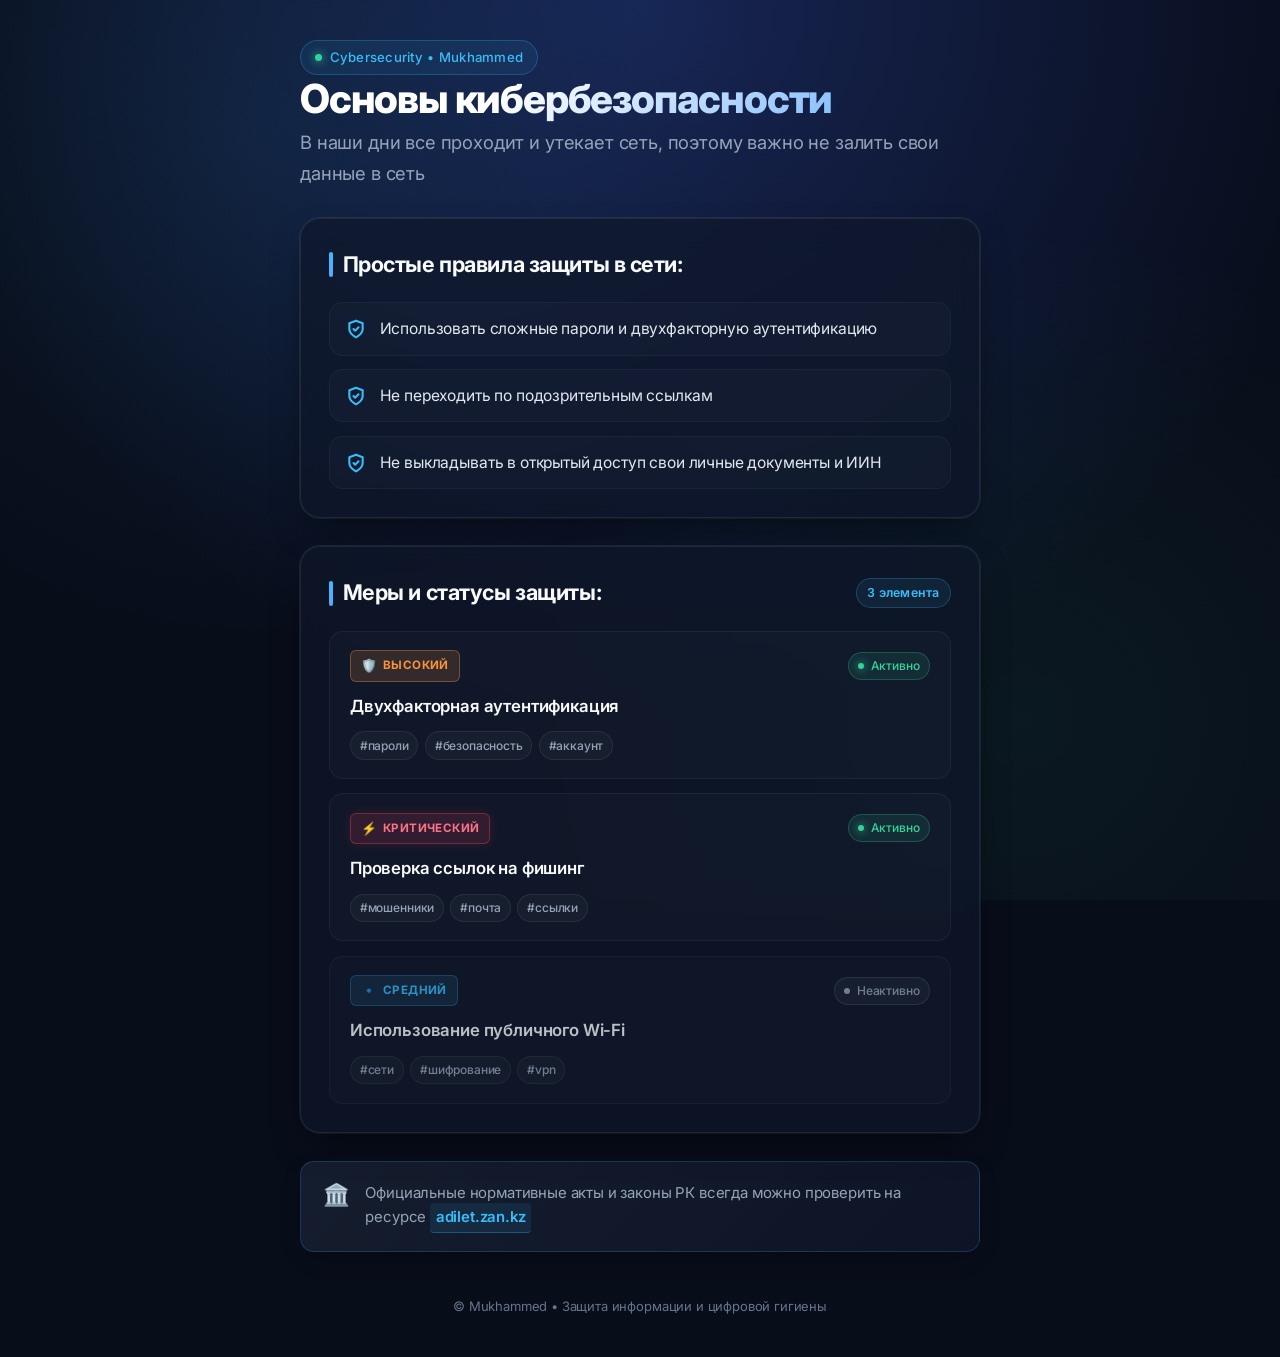
<file: index.html>
<!DOCTYPE html>
<html lang="ru">

<head>
   <meta charset="UTF-8">
   <meta name="viewport" content="width=device-width, initial-scale=1.0">
   <meta name="description" content="Основы кибербезопасности и простые правила защиты в сети от компании Mukhammed.">
   <title>Cybersecurity company Mukhammed</title>

   <!-- Google Fonts: Inter -->
   <link rel="preconnect" href="https://fonts.googleapis.com">
   <link rel="preconnect" href="https://fonts.gstatic.com" crossorigin>
   <link href="https://fonts.googleapis.com/css2?family=Inter:wght@400;500;600;700;800&display=swap" rel="stylesheet">

   <!-- External Stylesheet -->
   <link rel="stylesheet" href="style.css">

   <!-- Dynamic Card Loader -->
   <script src="app.js" defer></script>
</head>

<body>
   <main class="container">
      <header>
         <div class="header-badge">
            <span class="badge-dot"></span>
            <span>Cybersecurity • Mukhammed</span>
         </div>
         <h1>Основы кибербезопасности</h1>
         <p class="intro-text">В наши дни все проходит и утекает сеть, поэтому важно не залить свои данные в сеть</p>
      </header>

      <section class="content-card">
         <h2>Простые правила защиты в сети:</h2>
         <ul class="rules-list">
            <li>Использовать сложные пароли и двухфакторную аутентификацию</li>
            <li>Не переходить по подозрительным ссылкам</li>
            <li>Не выкладывать в открытый доступ свои личные документы и ИИН</li>
         </ul>
      </section>

      <!-- Dynamic Cards Section from data.json -->
      <section class="content-card dynamic-section">
         <div class="section-top-bar">
            <h2>Меры и статусы защиты:</h2>
            <span class="count-badge" id="cards-count">Загрузка...</span>
         </div>
         <div id="cards-container" class="cards-grid">
            <div class="loading-state">
               <span class="loading-spinner"></span>
               <span>Загрузка данных...</span>
            </div>
         </div>
      </section>

      <aside class="info-banner">
         <span class="banner-icon" aria-hidden="true">🏛️</span>
         <p>Официальные нормативные акты и законы РК всегда можно проверить на ресурсе
            <a href="https://adilet.zan.kz" target="_blank" rel="noopener noreferrer">adilet.zan.kz</a>
         </p>
      </aside>

      <footer class="site-footer">
         <p>© Mukhammed • Защита информации и цифровой гигиены</p>
      </footer>
   </main>
</body>

</html>
</file>
<file: style.css>
/* ==========================================================================
   Cybersecurity Guide - Modern Responsive Stylesheet
   ========================================================================== */

@import url('https://fonts.googleapis.com/css2?family=Inter:wght@300;400;500;600;700;800&display=swap');

:root {
  /* Color Palette */
  --bg-dark: #080d1a;
  --bg-gradient: radial-gradient(circle at 50% 0%, #172554 0%, #080d1a 65%);
  --surface-card: rgba(15, 23, 42, 0.7);
  --surface-card-hover: rgba(30, 41, 59, 0.8);
  --border-subtle: rgba(255, 255, 255, 0.08);
  --border-highlight: rgba(56, 189, 248, 0.35);

  --text-main: #f8fafc;
  --text-muted: #94a3b8;
  --text-dim: #64748b;

  --accent-cyan: #38bdf8;
  --accent-emerald: #34d399;
  --accent-blue: #60a5fa;

  --glow-cyan: rgba(56, 189, 248, 0.15);
  --shadow-card: 0 16px 36px -12px rgba(0, 0, 0, 0.6), 0 0 0 1px var(--border-subtle);

  /* Layout & Sizing */
  --content-max-width: 680px;
  --font-family: 'Inter', -apple-system, BlinkMacSystemFont, 'Segoe UI', Roboto, sans-serif;
  --radius-sm: 8px;
  --radius-md: 14px;
  --radius-lg: 20px;
  --transition: all 0.25s cubic-bezier(0.16, 1, 0.3, 1);
}

/* Reset & Box Sizing */
*,
*::before,
*::after {
  box-sizing: border-box;
  margin: 0;
  padding: 0;
}

html {
  font-size: 16px;
  scroll-behavior: smooth;
  -webkit-text-size-adjust: 100%;
}

body {
  font-family: var(--font-family);
  background-color: var(--bg-dark);
  background-image:
    radial-gradient(circle at 20% 15%, rgba(56, 189, 248, 0.08) 0%, transparent 40%),
    radial-gradient(circle at 80% 80%, rgba(52, 211, 153, 0.06) 0%, transparent 40%),
    var(--bg-gradient);
  background-attachment: fixed;
  color: var(--text-main);
  line-height: 1.65;
  letter-spacing: -0.01em;
  min-height: 100vh;
  display: flex;
  flex-direction: column;
  justify-content: center;
  align-items: center;
  padding: 2.5rem 1.25rem;
  -webkit-font-smoothing: antialiased;
  -moz-osx-font-smoothing: grayscale;
}

/* Main Container - Width Restricted for Optimal Readability */
.container {
  width: 100%;
  max-width: var(--content-max-width);
  margin: 0 auto;
  display: flex;
  flex-direction: column;
  gap: 1.75rem;
}

/* Header & Badge */
.header-badge {
  display: inline-flex;
  align-items: center;
  gap: 0.5rem;
  align-self: flex-start;
  padding: 0.35rem 0.85rem;
  font-size: 0.825rem;
  font-weight: 500;
  color: var(--accent-cyan);
  background: rgba(56, 189, 248, 0.08);
  border: 1px solid rgba(56, 189, 248, 0.25);
  border-radius: 9999px;
  backdrop-filter: blur(8px);
  -webkit-backdrop-filter: blur(8px);
  letter-spacing: 0.02em;
}

.badge-dot {
  width: 7px;
  height: 7px;
  border-radius: 50%;
  background-color: var(--accent-emerald);
  box-shadow: 0 0 10px var(--accent-emerald);
  animation: pulse-dot 2s infinite ease-in-out;
}

@keyframes pulse-dot {

  0%,
  100% {
    opacity: 1;
    transform: scale(1);
  }

  50% {
    opacity: 0.5;
    transform: scale(0.85);
  }
}

/* Typography */
h1 {
  font-size: clamp(1.85rem, 5vw, 2.5rem);
  font-weight: 800;
  line-height: 1.2;
  letter-spacing: -0.03em;
  background: linear-gradient(135deg, #ffffff 30%, #93c5fd 75%, #38bdf8 100%);
  -webkit-background-clip: text;
  -webkit-text-fill-color: transparent;
  margin-bottom: 0.25rem;
}

.intro-text {
  font-size: clamp(1.025rem, 2.5vw, 1.15rem);
  color: var(--text-muted);
  line-height: 1.7;
}

/* Section Card */
.content-card {
  background: var(--surface-card);
  backdrop-filter: blur(16px);
  -webkit-backdrop-filter: blur(16px);
  border: 1px solid var(--border-subtle);
  border-radius: var(--radius-lg);
  padding: 1.75rem;
  box-shadow: var(--shadow-card);
  transition: var(--transition);
}

.content-card:hover {
  border-color: var(--border-highlight);
  box-shadow: 0 20px 45px -12px rgba(0, 0, 0, 0.7), 0 0 24px var(--glow-cyan);
}

h2 {
  font-size: clamp(1.15rem, 3vw, 1.35rem);
  font-weight: 700;
  letter-spacing: -0.02em;
  color: var(--text-main);
  display: flex;
  align-items: center;
  gap: 0.6rem;
  margin-bottom: 1.25rem;
}

h2::before {
  content: "";
  display: inline-block;
  width: 4px;
  height: 1.15em;
  background: linear-gradient(to bottom, var(--accent-cyan), var(--accent-blue));
  border-radius: 4px;
}

/* Custom Interactive List */
.rules-list {
  list-style: none;
  display: flex;
  flex-direction: column;
  gap: 0.85rem;
}

.rules-list li {
  position: relative;
  display: flex;
  align-items: flex-start;
  gap: 0.85rem;
  padding: 0.85rem 1rem;
  background: rgba(255, 255, 255, 0.02);
  border: 1px solid rgba(255, 255, 255, 0.04);
  border-radius: var(--radius-md);
  font-size: 0.975rem;
  color: #e2e8f0;
  line-height: 1.55;
  transition: var(--transition);
}

.rules-list li:hover {
  background: var(--surface-card-hover);
  border-color: rgba(56, 189, 248, 0.25);
  transform: translateX(4px);
  color: #ffffff;
}

.rules-list li::before {
  content: "";
  flex-shrink: 0;
  width: 20px;
  height: 20px;
  margin-top: 2px;
  background-image: url("data:image/svg+xml,%3Csvg xmlns='http://www.w3.org/2000/svg' viewBox='0 0 24 24' fill='none' stroke='%2338bdf8' stroke-width='2.5' stroke-linecap='round' stroke-linejoin='round'%3E%3Cpath d='M12 22s8-4 8-10V5l-8-3-8 3v7c0 6 8 10 8 10z'/%3E%3Cpath d='m9 12 2 2 4-4'/%3E%3C/svg%3E");
  background-size: contain;
  background-repeat: no-repeat;
  background-position: center;
}

/* Legal & Official Resource Callout */
.info-banner {
  background: linear-gradient(135deg, rgba(30, 41, 59, 0.6) 0%, rgba(15, 23, 42, 0.75) 100%);
  border: 1px solid rgba(56, 189, 248, 0.2);
  border-radius: var(--radius-md);
  padding: 1.25rem 1.35rem;
  display: flex;
  align-items: flex-start;
  gap: 1rem;
  font-size: 0.935rem;
  color: var(--text-muted);
  box-shadow: 0 8px 24px -8px rgba(0, 0, 0, 0.4);
}

.banner-icon {
  flex-shrink: 0;
  font-size: 1.35rem;
  line-height: 1;
  margin-top: 2px;
}

.info-banner p {
  margin: 0;
  line-height: 1.6;
}

/* Links */
a {
  color: var(--accent-cyan);
  text-decoration: none;
  font-weight: 600;
  padding: 0.15rem 0.35rem;
  margin: -0.15rem 0;
  border-radius: 4px;
  background: rgba(56, 189, 248, 0.1);
  border-bottom: 1px solid rgba(56, 189, 248, 0.3);
  transition: var(--transition);
  display: inline-block;
}

a:hover {
  background: rgba(56, 189, 248, 0.2);
  border-bottom-color: var(--accent-cyan);
  color: #ffffff;
  transform: translateY(-1px);
  box-shadow: 0 4px 12px rgba(56, 189, 248, 0.25);
}

a:active {
  transform: translateY(0);
}

/* Footer / Meta signature */
.site-footer {
  margin-top: 1rem;
  text-align: center;
  font-size: 0.8125rem;
  color: var(--text-dim);
}

/* Dynamic Cards Section */
.section-top-bar {
  display: flex;
  align-items: center;
  justify-content: space-between;
  margin-bottom: 1.25rem;
  flex-wrap: wrap;
  gap: 0.5rem;
}

.section-top-bar h2 {
  margin-bottom: 0;
}

.count-badge {
  display: inline-flex;
  align-items: center;
  font-size: 0.775rem;
  font-weight: 600;
  color: var(--accent-cyan);
  background: rgba(56, 189, 248, 0.08);
  border: 1px solid rgba(56, 189, 248, 0.25);
  padding: 0.25rem 0.65rem;
  border-radius: 9999px;
  letter-spacing: 0.02em;
}

.cards-grid {
  display: flex;
  flex-direction: column;
  gap: 0.9rem;
}

/* Data Card Item */
.data-card {
  position: relative;
  display: flex;
  flex-direction: column;
  gap: 0.75rem;
  padding: 1.15rem 1.25rem;
  background: rgba(255, 255, 255, 0.02);
  border: 1px solid rgba(255, 255, 255, 0.05);
  border-radius: var(--radius-md);
  transition: var(--transition);
}

.data-card:hover {
  background: var(--surface-card-hover);
  border-color: rgba(56, 189, 248, 0.3);
  transform: translateY(-2px);
  box-shadow: 0 10px 25px -5px rgba(0, 0, 0, 0.4), 0 0 18px rgba(56, 189, 248, 0.08);
}

.data-card.card-inactive {
  opacity: 0.75;
}

.data-card.card-inactive:hover {
  opacity: 1;
}

/* Card Header & Meta Badges */
.data-card-header {
  display: flex;
  align-items: center;
  justify-content: space-between;
  gap: 0.5rem;
  flex-wrap: wrap;
}

/* Priority Badges */
.priority-badge {
  display: inline-flex;
  align-items: center;
  gap: 0.35rem;
  font-size: 0.725rem;
  font-weight: 700;
  text-transform: uppercase;
  letter-spacing: 0.04em;
  padding: 0.25rem 0.6rem;
  border-radius: 6px;
}

.priority-badge .badge-icon {
  font-size: 0.8rem;
}

.priority-critical {
  background: rgba(244, 63, 94, 0.15);
  color: #fb7185;
  border: 1px solid rgba(244, 63, 94, 0.35);
  box-shadow: 0 0 12px rgba(244, 63, 94, 0.15);
}

.priority-high {
  background: rgba(251, 146, 60, 0.15);
  color: #fb923c;
  border: 1px solid rgba(251, 146, 60, 0.35);
}

.priority-medium {
  background: rgba(56, 189, 248, 0.12);
  color: #38bdf8;
  border: 1px solid rgba(56, 189, 248, 0.28);
}

.priority-normal {
  background: rgba(148, 163, 184, 0.12);
  color: #94a3b8;
  border: 1px solid rgba(148, 163, 184, 0.25);
}

/* Status Badges */
.status-badge {
  display: inline-flex;
  align-items: center;
  gap: 0.4rem;
  font-size: 0.75rem;
  font-weight: 500;
  padding: 0.2rem 0.6rem;
  border-radius: 9999px;
}

.status-active {
  background: rgba(52, 211, 153, 0.1);
  color: #34d399;
  border: 1px solid rgba(52, 211, 153, 0.25);
}

.status-active .status-indicator {
  width: 6px;
  height: 6px;
  border-radius: 50%;
  background-color: #34d399;
  box-shadow: 0 0 8px #34d399;
  animation: pulse-dot 2s infinite ease-in-out;
}

.status-inactive {
  background: rgba(148, 163, 184, 0.08);
  color: #94a3b8;
  border: 1px solid rgba(148, 163, 184, 0.2);
}

.status-inactive .status-indicator {
  width: 6px;
  height: 6px;
  border-radius: 50%;
  background-color: #94a3b8;
}

/* Card Title */
.data-card-title {
  font-size: 1.05rem;
  font-weight: 600;
  color: #f8fafc;
  line-height: 1.45;
  letter-spacing: -0.01em;
}

/* Tags Container */
.data-card-tags {
  display: flex;
  flex-wrap: wrap;
  gap: 0.4rem;
  margin-top: 0.1rem;
}

.tag {
  font-size: 0.75rem;
  font-weight: 500;
  color: #94a3b8;
  background: rgba(255, 255, 255, 0.03);
  border: 1px solid rgba(255, 255, 255, 0.07);
  padding: 0.2rem 0.55rem;
  border-radius: 9999px;
  transition: var(--transition);
}

.tag:hover {
  color: var(--accent-cyan);
  border-color: rgba(56, 189, 248, 0.35);
  background: rgba(56, 189, 248, 0.08);
}

/* Loading & Empty States */
.loading-state,
.empty-state {
  display: flex;
  align-items: center;
  justify-content: center;
  gap: 0.65rem;
  padding: 2rem 1rem;
  color: var(--text-muted);
  font-size: 0.925rem;
}

.loading-spinner {
  width: 18px;
  height: 18px;
  border: 2px solid rgba(56, 189, 248, 0.2);
  border-top-color: var(--accent-cyan);
  border-radius: 50%;
  animation: spin 0.8s linear infinite;
}

@keyframes spin {
  to {
    transform: rotate(360deg);
  }
}

/* Mobile & Touch Optimizations */
@media (max-width: 600px) {
  body {
    padding: 1.5rem 1rem;
    justify-content: flex-start;
  }

  .container {
    gap: 1.35rem;
  }

  .content-card {
    padding: 1.25rem 1.1rem;
    border-radius: var(--radius-md);
  }

  .rules-list li {
    padding: 0.75rem 0.85rem;
    font-size: 0.925rem;
  }

  .data-card {
    padding: 1rem 1rem;
  }

  .data-card-title {
    font-size: 0.985rem;
  }

  .info-banner {
    padding: 1rem;
    flex-direction: column;
    gap: 0.65rem;
  }

  a {
    padding: 0.25rem 0.5rem;
    /* Larger tap target for fingers */
    word-break: break-all;
  }
}
</file>
